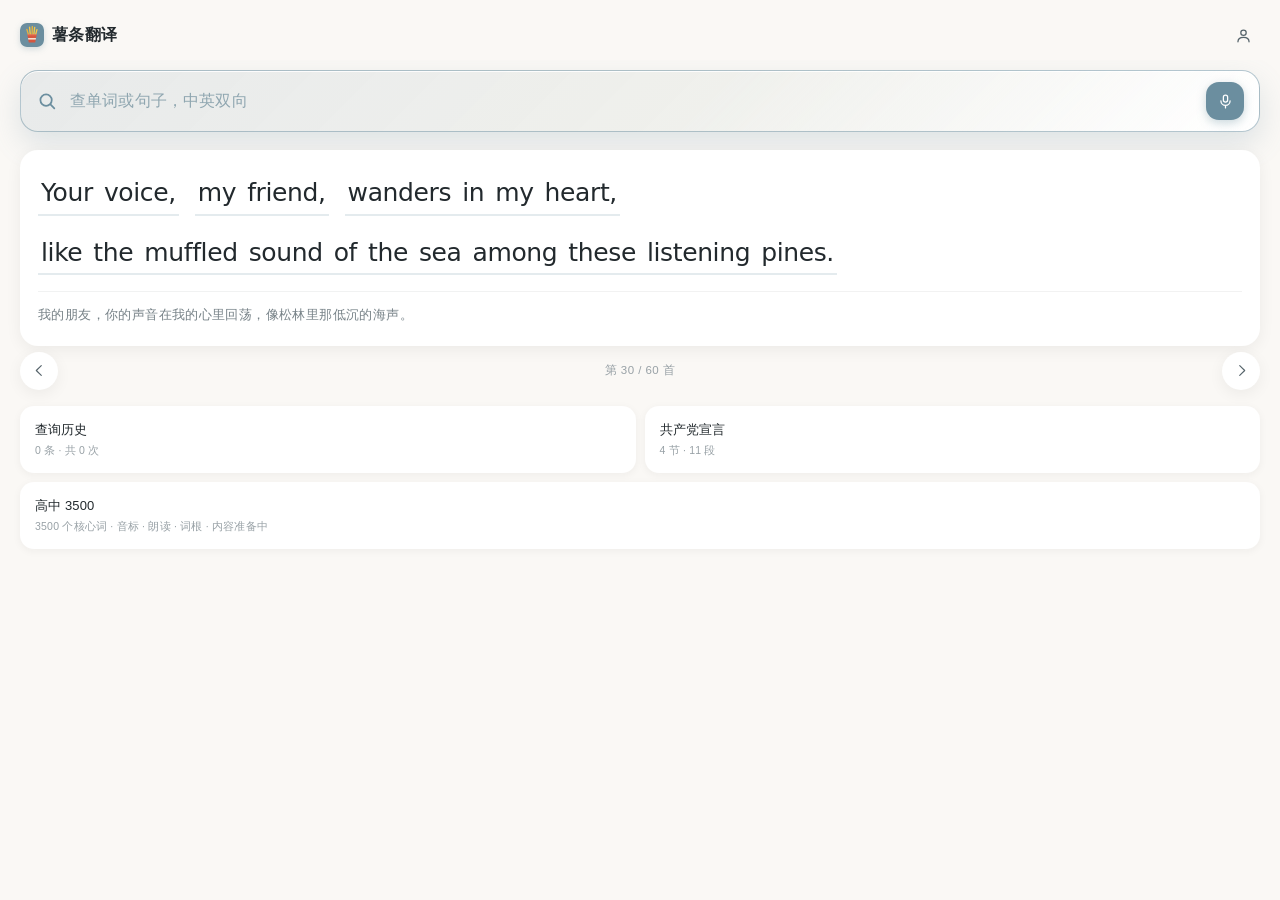
<file: index.html>
<!doctype html>
<html lang="zh-CN">
<head>
<meta charset="utf-8" />
<meta name="viewport" content="width=device-width, initial-scale=1, viewport-fit=cover" />
<meta name="theme-color" content="#FAF8F5" />
<!-- 版本号与更新地址：构建时由 tools/pack.mjs 依据 version.json 注入 -->
<meta name="app-version" content="1.2.0" />
<meta name="update-base" content="https://chipssea.github.io/shutiao-translate/" />
<meta name="description" content="薯条翻译 · 一眼看懂每个词在当前语境里的意思" />
<title>薯条翻译</title>

<!-- PWA / 添加到主屏幕 -->
<link rel="manifest" href="manifest.json" />
<link rel="icon" href="icons/icon-192.png" sizes="192x192" />
<link rel="apple-touch-icon" href="icons/apple-touch-icon.png" />
<meta name="apple-mobile-web-app-capable" content="yes" />
<meta name="mobile-web-app-capable" content="yes" />
<meta name="apple-mobile-web-app-status-bar-style" content="default" />
<meta name="apple-mobile-web-app-title" content="薯条翻译" />
<meta name="format-detection" content="telephone=no" />

<link rel="stylesheet" href="styles.css" />
</head>
<body>
  <div class="stage">
    <div class="phone" id="phone">

      <header class="pbar">
        <div class="brand">
          <span class="mark"><img src="icons/icon-192.png" alt="" width="24" height="24" /></span>
          <b>薯条翻译</b>
        </div>
        <div class="pbar-actions">
          <button class="icon-btn user" id="userBtn" data-act="go" data-tab="me" aria-label="我的">
            <svg viewBox="0 0 24 24" aria-hidden="true"><circle cx="12" cy="8.5" r="3.4"/><path d="M5 20c0-3.6 3.1-5.6 7-5.6s7 2 7 5.6"/></svg>
          </button>
        </div>
      </header>

      <main class="view" id="view">
        <div class="boot" id="boot">
          <span class="boot-dot"></span>
          <span>载入词库…</span>
        </div>
      </main>

      <div class="scrim" id="scrim"></div>
      <section class="sheet" id="sheet" role="dialog" aria-modal="true"></section>
      <div class="toast" id="toast"></div>
      <div class="voice" id="voice" aria-hidden="true">
        <div class="voice-card">
          <div class="bars"><i></i><i></i><i></i><i></i><i></i></div>
          <p class="voice-title">正在聆听…</p>
          <p class="voice-hint">中文、英文都可以</p>
        </div>
      </div>

    </div>
    <p class="stage-note">薯条翻译 · 语境直觉英语 · 高保真原型</p>
  </div>

  <script defer src="lexicon.js"></script>
  <script defer src="examples.js"></script>
  <script defer src="corpus.js"></script>
  <script defer src="roots.js"></script>
  <script defer src="phonetics.js"></script>
  <script defer src="data.js"></script>
  <script defer src="app.js"></script>
  <script>
    // 注册 Service Worker（离线可用、可安装）；file:// 下静默跳过
    // 更新策略：静默自动 —— 新版本下载好后自动接管，页面自己刷一次，不打扰用户
    if ('serviceWorker' in navigator && location.protocol.startsWith('http')) {
      let hadController = !!navigator.serviceWorker.controller;
      navigator.serviceWorker.addEventListener('controllerchange', () => {
        if (!hadController) { hadController = true; return; }   // 首次安装不算更新
        if (window.__updatingReload) return;
        window.__updatingReload = true;
        location.reload();
      });
      window.addEventListener('load', () => {
        navigator.serviceWorker.register('sw.js').then((reg) => {
          reg.addEventListener('updatefound', () => {
            const sw = reg.installing;
            if (!sw) return;
            sw.addEventListener('statechange', () => {
              if (sw.state === 'installed' && navigator.serviceWorker.controller) sw.postMessage({ type: 'SKIP_WAITING' });
            });
          });
          // 每次回到前台顺手检查一次新版本
          document.addEventListener('visibilitychange', () => {
            if (document.visibilityState === 'visible') reg.update().catch(() => {});
          });
        }).catch(() => {});
      });
    }
  </script>
</body>
</html>
</file>
<file: styles.css>
/* ============================================================
   chips / 薯条翻译 · Design tokens & layout
   主色 雾霾蓝 #6B8E9F / 辅色 灰绿 #7A9B8E / 底色 暖白 #FAF8F5
   ============================================================ */
:root{
  --bg:#FAF8F5;
  --stage:#EBE6DE;
  --ink:#22292D;
  --ink2:#55636A;
  --muted:#98A1A6;
  --gloss:#8E9699;
  --primary:#6B8E9F;
  --primary-d:#557684;
  --primary-10:rgba(107,142,159,.10);
  --primary-18:rgba(107,142,159,.18);
  --accent:#7A9B8E;
  --card:#FFFFFF;
  --hair:rgba(34,41,45,.075);
  --shadow:0 4px 16px rgba(0,0,0,.06);
  --shadow-lg:0 12px 34px rgba(34,41,45,.12);
  --en:"Inter","SF Pro Text",-apple-system,BlinkMacSystemFont,"Segoe UI",system-ui,"Helvetica Neue",Arial,sans-serif;
  --han:"Source Han Sans SC","Noto Sans SC","PingFang SC","HarmonyOS Sans SC","Microsoft YaHei","Hiragino Sans GB",sans-serif;
  --r-s:10px; --r-m:14px; --r-l:18px;
  --spring:cubic-bezier(.22,1.16,.36,1);
}

*{box-sizing:border-box;-webkit-tap-highlight-color:transparent}
html,body{height:100%}
body{
  margin:0;
  font-family:var(--en);
  color:var(--ink);
  background:
    radial-gradient(120% 80% at 50% 0%, #F4F1EA 0%, var(--stage) 58%, #E4DFD6 100%);
  display:grid;place-items:center;
  -webkit-font-smoothing:antialiased;
  text-rendering:optimizeLegibility;
  overscroll-behavior:none;
  -webkit-text-size-adjust:100%;
  text-size-adjust:100%;
}
button{font:inherit;color:inherit;background:none;border:0;padding:0;cursor:pointer;touch-action:manipulation}
svg{width:100%;height:100%;fill:none;stroke:currentColor;stroke-width:1.6;stroke-linecap:round;stroke-linejoin:round}

/* ---------------- stage / phone ---------------- */
.stage{display:grid;place-items:center;gap:14px;padding:24px}
.stage-note{margin:0;font-size:11px;letter-spacing:.04em;color:#A8A199;font-family:var(--han)}

.phone{
  position:relative;
  width:390px;height:844px;
  background:var(--bg);
  border-radius:30px;
  overflow:hidden;
  display:flex;flex-direction:column;
  box-shadow:0 26px 70px rgba(34,41,45,.18), 0 2px 0 rgba(255,255,255,.7) inset;
  isolation:isolate;
}
@media (max-width:520px), (max-height:900px){
  .stage{padding:0}
  .phone{width:100vw;height:100vh;height:100dvh;max-height:100dvh;border-radius:0;box-shadow:none}
  .stage-note{display:none}
}

/* ---------- 真机全屏（PWA / WebView）：刘海与安全区 ---------- */
@media (display-mode:standalone), (display-mode:fullscreen), (display-mode:minimal-ui){
  .phone{width:100vw;height:100vh;height:100dvh;max-height:100dvh;border-radius:0;box-shadow:none;background:var(--bg)}
  body{background:var(--bg)}
  .stage{padding:0}
  .stage-note{display:none}
}

/* ---------------- top bar ---------------- */
.pbar{
  flex:0 0 auto;
  display:flex;align-items:center;justify-content:space-between;
  padding:18px 20px 8px;
}
.brand{display:flex;align-items:center;gap:8px}
.brand .mark{
  display:inline-grid;place-items:center;
  width:24px;height:24px;border-radius:7px;
  overflow:hidden;background:none;
  box-shadow:0 2px 6px rgba(107,142,159,.28);
}
.brand .mark img{width:100%;height:100%;display:block}
.brand b{font-family:var(--han);font-size:15.5px;font-weight:600;letter-spacing:.02em}
.brand i{font-family:var(--han);font-style:normal;font-size:11px;color:var(--muted);letter-spacing:.08em}
.pbar-actions{display:flex;gap:4px}
.icon-btn{
  width:34px;height:34px;border-radius:11px;
  display:grid;place-items:center;color:var(--ink2);
  transition:background .18s ease, color .18s ease, transform .18s var(--spring);
}
.icon-btn svg{width:19px;height:19px}
.icon-btn:hover{background:rgba(34,41,45,.045)}
.icon-btn:active{transform:scale(.92)}
.icon-btn.on{color:var(--primary);background:var(--primary-10)}
/* 右上角用户按钮：按下 / 停留在"我的"时给深色反馈 */
.icon-btn.user:active,
.icon-btn.user.on{background:var(--ink);color:#fff;transform:scale(.94)}
.icon-btn.user:active svg,
.icon-btn.user.on svg{stroke-width:1.9}

/* ---------------- view ---------------- */
.view{
  flex:1 1 auto;
  overflow-y:auto;overflow-x:hidden;
  padding:6px 20px 44px;
  scrollbar-width:none;
  overscroll-behavior:contain;
}
.view::-webkit-scrollbar{display:none}
.view > *{animation:rise .34s var(--spring) both}
@keyframes rise{from{opacity:0;transform:translateY(8px)}to{opacity:1;transform:none}}

.card{
  background:var(--card);
  border-radius:var(--r-l);
  box-shadow:var(--shadow);
  padding:20px 18px;
}

/* ---------------- sentence (interlinear) ---------------- */
.sentence{margin:6px 0 2px;user-select:none;-webkit-user-select:none}
.line{
  display:flex;flex-wrap:wrap;
  align-items:flex-end;
  column-gap:11px;row-gap:16px;
}
.word{
  display:inline-flex;flex-direction:column;align-items:center;
  gap:4px;
  padding:2px 1px 0;
  border-radius:8px;
  transition:transform .16s var(--spring), background .2s ease;
  touch-action:manipulation;
}
.word .en{
  font-size:25px;line-height:1.22;font-weight:500;
  letter-spacing:-.015em;
  color:var(--ink);
  white-space:nowrap;
}
.word .gloss{
  font-family:var(--han);
  font-size:11.5px;line-height:1.25;font-weight:300;
  color:var(--gloss);
  letter-spacing:.03em;
  white-space:nowrap;
  min-height:14px;
  display:inline-flex;align-items:center;gap:4px;
  transition:color .3s ease, opacity .3s ease;
}
.word:active{transform:scale(.95)}
.word:hover .en{color:var(--primary-d)}
.word.in-phrase .en{
  border-bottom:2px solid var(--primary-18);
  padding-bottom:1px;
}
.word.in-phrase.flash .en{animation:phflash 1.1s ease}
@keyframes phflash{0%,100%{border-bottom-color:var(--primary-18)}30%{border-bottom-color:var(--primary)}}

/* 掌握进度圆点 */
.dots{display:inline-flex;gap:2px;transform:translateY(-1px)}
.dots i{width:3px;height:3px;border-radius:50%;background:var(--primary);opacity:.22;transition:opacity .3s ease}
.dots i.on{opacity:.85}

/* 释义升级三态 */
.word .gloss[data-lv="1"]{color:var(--primary);opacity:.9;letter-spacing:.01em;font-family:var(--en);font-size:10.5px}
.word .gloss[data-lv="2"]{opacity:0}

/* 鐩茬偣妯″紡 */
.phone.blind .word .gloss{opacity:0}
.phone.blind .word .gloss.peek{opacity:1}

/* 意群模式（永久开启的每日一句）：按语块分组，块内单词仍是可点按钮 */
.line.is-chunked{column-gap:16px;row-gap:20px;align-items:flex-start}
.line.is-chunked .chunk{
  display:inline-flex;flex-wrap:wrap;max-width:100%;
  align-items:flex-end;gap:9px;row-gap:2px;
  padding:0 2px 5px;
  border-bottom:2px solid var(--primary-18);
}
.line.is-chunked .chunk .punct{
  font-size:25px;line-height:1.22;font-weight:500;color:var(--ink);letter-spacing:-.015em;
  white-space:nowrap;transform:translateY(-1px);
}
/* 盲点模式（永久开启）：中文注不占位，只留英文 */
.sentence.is-blind .word .gloss{display:none}

/* ---------------- learn layout ---------------- */
.day-top{display:flex;align-items:center;justify-content:space-between;margin-bottom:10px}
.eyebrow{
  font-family:var(--han);font-size:11px;letter-spacing:.1em;color:var(--muted);text-transform:uppercase;
}
.badge-lv{
  font-size:10.5px;letter-spacing:.05em;
  padding:3px 7px;border-radius:6px;
  background:var(--primary-10);color:var(--primary-d);
}
.day-meta{
  display:flex;align-items:center;gap:8px;
  margin-top:16px;padding-top:13px;border-top:1px solid var(--hair);
  font-family:var(--han);font-size:11.5px;color:var(--muted);
}
.day-meta b{color:var(--ink2);font-weight:500}
.hint{
  font-family:var(--han);font-size:11px;color:#B4B8B8;letter-spacing:.02em;
  margin:12px 2px 0;display:flex;align-items:center;gap:6px;
}
.hint .k{display:inline-block;width:3px;height:3px;border-radius:50%;background:#D3D5D4}

.toolrow{display:flex;flex-wrap:wrap;gap:6px;margin-top:14px}
.chip-tool{
  font-family:var(--han);font-size:11.5px;color:var(--ink2);
  padding:6px 11px;border-radius:20px;
  border:1px solid var(--hair);background:#fff;
  transition:.18s ease;
}
.chip-tool:hover{border-color:var(--primary-18);color:var(--primary-d)}
.chip-tool.on{background:var(--primary);border-color:var(--primary);color:#fff}

.navrow{display:flex;align-items:center;justify-content:space-between;margin-top:6px}
.nav-btn{
  width:38px;height:38px;border-radius:50%;display:grid;place-items:center;
  background:#fff;box-shadow:var(--shadow);color:var(--ink2);
  transition:transform .18s var(--spring),color .18s ease;
}
.nav-btn svg{width:17px;height:17px}
.nav-btn:active{transform:scale(.9)}
.nav-btn[disabled]{opacity:.35}
.steps{display:flex;gap:5px}
.steps i{width:5px;height:5px;border-radius:50%;background:#DADCDB;transition:.25s ease}
.steps i.on{background:var(--primary);width:14px;border-radius:3px}

.zh-line{
  font-family:var(--han);font-size:12.5px;color:var(--muted);font-weight:300;
  letter-spacing:.03em;text-align:center;line-height:1.6;
  margin-top:4px;
  max-height:0;opacity:0;overflow:hidden;
  transition:max-height .3s ease,opacity .3s ease,margin .3s ease;
}
.zh-line.show{max-height:60px;opacity:1;margin-top:6px}
/* 每日一句：翻译直接落在原「本句多义词」的位置 */
.card .zh-line.show{
  border-top:1px solid var(--hair);
  margin-top:16px;padding-top:13px;
  text-align:left;font-size:13px;color:var(--ink2);opacity:.8;
}

/* 图例 / 说明块 */
.legend{
  margin-top:16px;padding:14px 16px;border-radius:var(--r-m);
  background:rgba(255,255,255,.6);border:1px dashed var(--hair);
  font-family:var(--han);font-size:11.5px;color:var(--muted);line-height:1.85;
}
.legend b{color:var(--ink2);font-weight:500}
.legend .up{display:flex;align-items:center;gap:6px;flex-wrap:wrap;margin-top:2px}
.legend .arr{color:#CFD3D2}

/* 词库 / 素材入口卡 */
.entries{display:grid;grid-template-columns:1fr 1fr;gap:9px;margin-top:16px}
.entry-card{
  text-align:left;padding:14px;border-radius:var(--r-m);
  background:#fff;box-shadow:0 2px 9px rgba(34,41,45,.05);
  border:1px solid transparent;
  transition:transform .16s var(--spring),border-color .2s ease,box-shadow .2s ease;
}
.entry-card b{display:block;font-family:var(--han);font-size:13px;font-weight:500;letter-spacing:.01em}
.entry-card span{display:block;font-family:var(--han);font-size:10.5px;color:var(--muted);margin-top:5px;letter-spacing:.02em}
.entry-card:hover{border-color:var(--primary-18);box-shadow:0 4px 14px rgba(107,142,159,.14)}
.entry-card:active{transform:scale(.98)}

/* ---------------- library ---------------- */
.sect-head{display:flex;align-items:baseline;justify-content:space-between;margin:2px 2px 10px}
.sect-head h3{margin:0;font-family:var(--han);font-size:13px;font-weight:500;letter-spacing:.02em}
.sect-head span{font-family:var(--han);font-size:11px;color:var(--muted)}
.sect-label{
  display:flex;align-items:center;justify-content:space-between;
  font-family:var(--han);font-size:11.5px;color:var(--muted);letter-spacing:.04em;
  margin:20px 2px 9px;
}
.sect-label em{font-style:normal;font-size:10.5px;color:#C2C6C5}

.lib-row{
  display:flex;align-items:center;gap:12px;
  padding:13px 14px;border-radius:var(--r-m);
  background:#fff;box-shadow:0 2px 8px rgba(34,41,45,.045);
  margin-bottom:8px;width:100%;text-align:left;
  transition:transform .16s var(--spring),box-shadow .2s ease;
}
.lib-row:active{transform:scale(.985)}
.lib-row .lw{flex:0 0 auto;min-width:82px;font-size:17px;font-weight:500;letter-spacing:-.01em}
.lib-row .lg{
  flex:1 1 auto;font-family:var(--han);font-size:11.5px;font-weight:300;color:var(--muted);
  letter-spacing:.03em;display:flex;align-items:center;gap:5px;
}
.lib-row .lm{flex:0 0 auto;font-family:var(--han);font-size:10.5px;color:#C2C6C5}
.lib-row.lv1 .lg{color:var(--primary);opacity:.9}
.lib-row.lv2 .lg{opacity:.35}
/* 查询历史行：长查询省略而不是换行 */
.lib-row.hist .lw{
  flex:1 1 auto;min-width:0;font-size:15px;font-weight:500;
  overflow:hidden;text-overflow:ellipsis;white-space:nowrap;
}
.lib-row.hist .lg{flex:0 0 auto;order:2;justify-content:flex-end}
.lib-row.hist .lm{order:3;min-width:34px;text-align:right}

/* ---------------- article ---------------- */
.art-card{
  display:block;width:100%;text-align:left;
  padding:18px;border-radius:var(--r-l);background:#fff;box-shadow:var(--shadow);
  margin-bottom:10px;position:relative;overflow:hidden;
  transition:transform .16s var(--spring);
}
.art-card:active{transform:scale(.99)}
.art-card .at{font-family:var(--han);font-size:15px;font-weight:500;letter-spacing:.01em}
.art-card .ae{font-size:11.5px;color:var(--muted);margin-top:2px;letter-spacing:.01em}
.art-card .ad{font-family:var(--han);font-size:11.5px;color:var(--ink2);opacity:.8;margin-top:9px;line-height:1.6}
.art-card .lv{position:absolute;top:16px;right:16px;font-size:10px;letter-spacing:.05em;color:var(--primary-d);background:var(--primary-10);padding:3px 7px;border-radius:6px}
.art-card[disabled]{opacity:.55}
.back-link{
  display:inline-flex;align-items:center;gap:5px;
  font-family:var(--han);font-size:12px;color:var(--muted);margin-bottom:14px;
}
.back-link svg{width:13px;height:13px}
.art-title{font-family:var(--han);font-size:20px;font-weight:500;margin:0 0 3px}
.art-sub{font-size:12px;color:var(--muted);margin-bottom:18px}
.art-block{margin-bottom:14px;padding-bottom:6px}

/* ---------------- 首屏大搜索框 ---------------- */
.sbox{
  display:flex;align-items:center;gap:12px;
  width:100%;text-align:left;
  padding:0 15px;height:62px;
  border-radius:18px;
  border:1.75px solid rgba(107,142,159,.5);
  background:linear-gradient(135deg,rgba(107,142,159,.12),rgba(122,155,142,.08) 55%,#fff 100%);
  box-shadow:0 12px 30px rgba(107,142,159,.20), 0 1px 0 rgba(255,255,255,.85) inset;
  transition:border-color .2s ease,box-shadow .2s ease,transform .16s var(--spring);
}
.sbox:focus-within,
.sbox:hover{border-color:var(--primary);box-shadow:0 14px 34px rgba(107,142,159,.28), 0 0 0 4px rgba(107,142,159,.09)}
.sbox:active{transform:scale(.995)}
.sbox > svg{width:22px;height:22px;color:var(--primary);flex:0 0 auto;stroke-width:1.9}
.sbox input{
  flex:1 1 auto;border:0;outline:0;background:none;
  font-size:20px;letter-spacing:-.015em;color:var(--ink);
  min-width:0;
}
.sbox input::placeholder{color:#8FA6B0;letter-spacing:-.005em}
.sbox .ph{
  flex:1 1 auto;font-family:var(--han);font-size:16px;color:#8FA6B0;letter-spacing:.01em;
}
.sbox .mic{
  width:38px;height:38px;border-radius:13px;display:grid;place-items:center;
  color:#fff;background:var(--primary);flex:0 0 auto;
  box-shadow:0 3px 10px rgba(107,142,159,.35);
  transition:transform .16s var(--spring),background .2s ease;
}
.sbox .mic svg{width:17px;height:17px;color:#fff;stroke-width:1.8}
.sbox .mic:active{transform:scale(.92)}
.sbox .clr{width:24px;height:24px;border-radius:50%;display:grid;place-items:center;color:#93A6AE;flex:0 0 auto}
.sbox .clr svg{width:12px;height:12px}
.sbox-wrap{margin:4px 0 18px}

.lang-hint{
  display:flex;align-items:center;gap:6px;
  font-family:var(--han);font-size:11px;color:var(--muted);
  margin:9px 2px 0;
}
.lang-hint b{font-weight:500;color:var(--primary-d)}
.lang-hint .rec{width:5px;height:5px;border-radius:50%;background:var(--accent)}

.chips{display:flex;flex-wrap:wrap;gap:7px}
.chip{
  font-family:var(--han);font-size:12px;color:var(--ink2);
  padding:7px 12px;border-radius:20px;background:#fff;box-shadow:0 1px 5px rgba(34,41,45,.05);
  transition:transform .16s var(--spring),color .2s ease;
}
.chip:active{transform:scale(.94)}
.chip.hot{color:var(--primary-d);background:var(--primary-10);box-shadow:none}
.chip .n{font-size:10px;color:#BFC3C2;margin-left:4px}

.res-main{padding:2px 2px 0}
.res-word{font-size:32px;font-weight:600;letter-spacing:-.03em;line-height:1.15}
.res-word small{font-size:12px;font-weight:400;color:var(--muted);letter-spacing:0;margin-left:8px}
.res-top{
  margin-top:8px;display:flex;align-items:center;gap:8px;flex-wrap:wrap;
  font-family:var(--han);font-size:19px;font-weight:400;letter-spacing:.02em;
}
.res-top .tag{font-size:10px;letter-spacing:.03em;padding:3px 7px;border-radius:6px;background:var(--primary-10);color:var(--primary-d);font-family:var(--han)}

.cn-item{
  padding:15px 16px;border-radius:var(--r-m);background:#fff;box-shadow:0 2px 9px rgba(34,41,45,.05);
  margin-bottom:9px;width:100%;text-align:left;
}
.cn-item .top{display:flex;align-items:center;gap:8px;flex-wrap:wrap}
.cn-item .en{font-size:20px;font-weight:600;letter-spacing:-.02em}
.tag-reg{font-family:var(--han);font-size:10px;padding:2px 7px;border-radius:5px;letter-spacing:.03em}
.tag-reg.oral{background:rgba(122,155,142,.14);color:#5C7D70}
.tag-reg.written{background:rgba(107,142,159,.14);color:var(--primary-d)}
.tag-reg.slang{background:rgba(196,148,88,.14);color:#A3763C}
.tag-reg.common{background:rgba(34,41,45,.06);color:var(--ink2)}
.cn-item .note{font-family:var(--han);font-size:11.5px;color:var(--ink2);opacity:.85;margin-top:7px;line-height:1.6}
.cn-item .ex{margin-top:8px;padding-left:10px;border-left:2px solid var(--primary-18)}
.cn-item .ex .e{font-size:12.5px;color:var(--ink2);letter-spacing:.005em}
.cn-item .ex .z{font-family:var(--han);font-size:11px;color:var(--muted);font-weight:300;margin-top:2px}

.empty{
  text-align:center;padding:44px 10px;font-family:var(--han);font-size:12.5px;color:var(--muted);line-height:1.9;
}
.empty b{display:block;font-size:14px;color:var(--ink2);margin-bottom:4px;font-weight:500}

/* ---------------- me ---------------- */
.me-head{display:flex;align-items:center;gap:13px;padding:4px 2px 0}
.avatar{
  width:52px;height:52px;border-radius:18px;display:grid;place-items:center;
  background:linear-gradient(150deg,var(--primary),var(--accent));color:#fff;
  font-size:19px;font-weight:600;letter-spacing:-.02em;
  box-shadow:0 8px 20px rgba(107,142,159,.28);
}
.me-name{font-family:var(--han);font-size:15px;font-weight:500}
.me-sub{font-family:var(--han);font-size:11px;color:var(--muted);margin-top:3px;display:flex;align-items:center;gap:5px}
.me-sub .rec{width:5px;height:5px;border-radius:50%;background:var(--accent)}

.stats{display:grid;grid-template-columns:1fr 1fr;gap:9px;margin-top:18px}
.stats.one{grid-template-columns:1fr}
.stat{
  background:#fff;border-radius:var(--r-m);padding:14px 15px;box-shadow:0 2px 9px rgba(34,41,45,.045);
}
.stat .v{font-size:23px;font-weight:600;letter-spacing:-.02em;line-height:1.1}
.stat .v i{font-style:normal;font-size:11px;font-weight:400;color:var(--muted);margin-left:3px;letter-spacing:0}
.stat .k{font-family:var(--han);font-size:11px;color:var(--muted);margin-top:5px;letter-spacing:.03em}

.rows{background:#fff;border-radius:var(--r-m);box-shadow:0 2px 9px rgba(34,41,45,.045);overflow:hidden}
.row{
  display:flex;align-items:center;gap:12px;padding:14px 15px;width:100%;text-align:left;
  border-bottom:1px solid var(--hair);
}
.row:last-child{border-bottom:0}
.row .rk{flex:1 1 auto}
.row .rk b{display:block;font-family:var(--han);font-size:13px;font-weight:400}
.row .rk span{display:block;font-family:var(--han);font-size:10.5px;color:var(--muted);margin-top:3px;letter-spacing:.02em}
/* 版本行：已是最新 / 有新版本可更新 */
.row-ok{flex:0 0 auto;font-family:var(--han);font-size:10.5px;color:#B4B8B8;letter-spacing:.02em}
.row-act{
  flex:0 0 auto;font-family:var(--han);font-size:11.5px;
  color:var(--primary-d);background:var(--primary-10);
  padding:6px 11px;border-radius:20px;letter-spacing:.02em;
  white-space:nowrap;text-decoration:none;
  transition:transform .16s var(--spring),background .2s ease;
}
.row-act:active{transform:scale(.95);background:var(--primary-18)}
.sw{
  flex:0 0 auto;width:40px;height:23px;border-radius:12px;background:#E2E1DD;position:relative;
  transition:background .24s ease;
}
.sw::after{
  content:"";position:absolute;top:2.5px;left:2.5px;width:18px;height:18px;border-radius:50%;background:#fff;
  box-shadow:0 1px 3px rgba(34,41,45,.22);
  transition:transform .26s var(--spring);
}
.sw.on{background:var(--primary)}
.sw.on::after{transform:translateX(17px)}
.ghost-btn{
  width:100%;margin-top:14px;padding:13px;border-radius:var(--r-m);
  font-family:var(--han);font-size:12.5px;color:var(--muted);
  border:1px solid var(--hair);background:rgba(255,255,255,.55);
}
.ghost-btn:active{background:#fff}

/* Widget 棰勮 */
.widget{
  padding:16px 17px;border-radius:18px;
  background:linear-gradient(150deg,#5F8394 0%,#6B8E9F 58%,#7A9B8E 100%);
  color:#fff;box-shadow:0 10px 24px rgba(107,142,159,.26);
}
.widget .w-en{font-size:15px;line-height:1.45;letter-spacing:-.01em;font-weight:500}
.widget .w-zh{font-family:var(--han);font-size:10.5px;opacity:.78;margin-top:6px;letter-spacing:.05em}
.widget .w-hint{font-family:var(--han);font-size:10px;opacity:.62;margin-top:11px;letter-spacing:.03em}

/* ---------------- tabbar ---------------- */
.tabbar{
  position:absolute;left:0;right:0;bottom:0;
  height:72px;padding:8px 34px 14px;
  display:flex;justify-content:space-between;
  background:linear-gradient(to top,rgba(250,248,245,.98) 55%,rgba(250,248,245,.72));
  backdrop-filter:blur(14px);
  border-top:1px solid rgba(34,41,45,.05);
}
.tab{display:flex;flex-direction:column;align-items:center;gap:4px;color:#AFB4B3;transition:color .2s ease;width:56px}
.tab svg{width:21px;height:21px}
.tab span{font-family:var(--han);font-size:10px;letter-spacing:.06em}
.tab.on{color:var(--primary-d)}
.tab.on svg{stroke-width:1.9}

/* ---------------- scrim / sheet ---------------- */
.scrim{
  position:absolute;inset:0;background:rgba(28,33,36,.28);
  opacity:0;pointer-events:none;transition:opacity .3s ease;z-index:20;
  backdrop-filter:blur(1.5px);
}
.scrim.on{opacity:1;pointer-events:auto}

.sheet{
  position:absolute;left:0;right:0;bottom:0;z-index:21;
  max-height:82%;
  background:var(--bg);
  border-radius:22px 22px 0 0;
  box-shadow:0 -12px 40px rgba(34,41,45,.16);
  transform:translateY(102%);
  transition:transform .36s var(--spring);
  display:flex;flex-direction:column;
  will-change:transform;
}
.sheet.on{transform:translateY(0)}
.sheet-grab{flex:0 0 auto;padding:9px 0 4px;display:grid;place-items:center}
.sheet-grab i{width:36px;height:4px;border-radius:3px;background:#DDDAD3}
.sheet-body{flex:1 1 auto;overflow-y:auto;padding:6px 20px 26px;scrollbar-width:none}
.sheet-body::-webkit-scrollbar{display:none}

.sheet-head{display:flex;align-items:flex-start;justify-content:space-between;gap:10px}
.sh-word{font-size:27px;font-weight:600;letter-spacing:-.025em;line-height:1.15}
.sh-word .phon{font-size:12px;font-weight:400;color:var(--muted);letter-spacing:0;margin-left:7px}
.sh-sub{font-family:var(--han);font-size:11px;color:var(--muted);margin-top:5px;letter-spacing:.02em}
.sh-close{width:28px;height:28px;border-radius:50%;display:grid;place-items:center;background:rgba(34,41,45,.055);color:var(--ink2);flex:0 0 auto}
.sh-close svg{width:13px;height:13px}
.sh-tags{display:flex;flex-wrap:wrap;gap:5px;margin-top:7px}
.sh-tag{
  font-family:var(--han);font-size:9.5px;letter-spacing:.03em;
  padding:2.5px 7px;border-radius:5px;
  background:rgba(34,41,45,.05);color:var(--ink2);opacity:.9;
}
.sh-tag.star{background:rgba(107,142,159,.12);color:var(--primary-d)}
.sh-tag.cur{background:rgba(122,155,142,.16);color:#5C7D70}

.lib-more{
  font-family:var(--han);font-size:10.5px;color:#B4B8B8;text-align:center;
  line-height:1.7;margin:14px 4px 0;letter-spacing:.02em;
}

.dict-note{
  font-family:var(--han);font-size:10.5px;color:#B7BBBA;text-align:center;
  line-height:1.85;margin:26px 0 0;letter-spacing:.02em;
}

.cur{
  margin-top:16px;padding:15px 16px;border-radius:var(--r-m);
  background:linear-gradient(160deg,rgba(107,142,159,.11),rgba(122,155,142,.07));
  border:1px solid var(--primary-18);
  position:relative;overflow:hidden;
}
.cur .cur-tag{
  font-family:var(--han);font-size:10.5px;letter-spacing:.09em;color:var(--primary-d);opacity:.9;
}
.cur .cur-zh{
  font-family:var(--han);font-size:20px;font-weight:400;letter-spacing:.02em;margin-top:6px;
}
.cur .cur-en{font-size:12px;color:var(--primary-d);opacity:.8;margin-top:3px;letter-spacing:.01em}
.cur .cur-meta{display:flex;align-items:center;gap:7px;margin-top:10px;font-family:var(--han);font-size:10.5px;color:var(--ink2);opacity:.72}
.mbar{height:3px;border-radius:2px;background:rgba(34,41,45,.09);margin-top:9px;overflow:hidden}
.mbar i{display:block;height:100%;border-radius:2px;background:var(--primary);transition:width .45s var(--spring),background .3s ease}
.mbar.full i{background:var(--accent)}
.mhint{font-family:var(--han);font-size:10.5px;color:var(--muted);margin-top:7px;line-height:1.5}

.senses{
  display:flex;gap:11px;overflow-x:auto;
  margin:0 -20px;padding:2px 20px 8px;
  scroll-snap-type:x proximity;scrollbar-width:none;
}
.senses::-webkit-scrollbar{display:none}
.sense-card{
  flex:0 0 auto;width:204px;scroll-snap-align:start;
  text-align:left;
  padding:11px 12px 12px;border-radius:12px;
  background:#fff;box-shadow:0 1px 6px rgba(34,41,45,.05);
  border:1px solid transparent;
  transition:transform .16s var(--spring),border-color .2s ease;
}
.sense-card:active{transform:scale(.98)}
.sense-card.is-current{border-color:var(--primary-18);background:linear-gradient(170deg,#fff,rgba(107,142,159,.045))}
.sc-top{display:flex;align-items:center;justify-content:space-between;margin-bottom:6px}
.sc-no{font-size:10px;letter-spacing:.09em;color:#C2C6C5}
/* 义项标签：词性，小而克制 */
.sc-pos{
  font-family:var(--en);font-size:9.5px;font-weight:500;letter-spacing:.02em;
  color:var(--primary);background:transparent;border:1px solid var(--primary-18);
  padding:1px 5px;border-radius:4px;
}
.sc-cur{font-family:var(--han);font-size:9px;letter-spacing:.03em;color:var(--primary-d);background:var(--primary-10);padding:1px 5px;border-radius:4px}
.sc-zh{font-family:var(--han);font-size:14.5px;letter-spacing:.01em}
.sc-en{font-size:10px;color:var(--primary);opacity:.85;margin-top:2px;letter-spacing:.01em}
.sc-ex{margin-top:7px;padding-top:7px;border-top:1px solid var(--hair)}
.sc-ex .e{font-size:11px;color:var(--ink2);line-height:1.4;letter-spacing:.005em}
.sc-ex .z{font-family:var(--han);font-size:9.5px;color:var(--muted);font-weight:300;margin-top:2px}

/* 造句 */
.ex-list{display:flex;flex-direction:column;gap:9px}
.ex-row{
  background:#fff;border-radius:var(--r-m);padding:13px 15px;
  box-shadow:0 2px 9px rgba(34,41,45,.05);
  border-left:2.5px solid var(--primary-18);
}
.ex-row .e{font-size:15px;line-height:1.5;letter-spacing:-.005em;color:var(--ink)}
.ex-row .z{font-family:var(--han);font-size:12px;color:var(--ink2);opacity:.8;margin-top:5px;letter-spacing:.02em}
.ex-pos{
  font-family:var(--en);font-size:10.5px;color:var(--primary-d);
  background:var(--primary-10);border-radius:5px;padding:1px 6px;margin-right:7px;
}

/* 句数计数 / 素材副标题 */
.steps-num{font-family:var(--han);font-size:11.5px;color:var(--muted);letter-spacing:.04em}
.mf-sub{font-family:var(--han);font-size:11px;color:var(--muted);margin:-4px 2px 14px;letter-spacing:.02em}
.sc-zh{font-family:var(--han);font-size:16px;letter-spacing:.01em}
.sc-en{font-size:11px;color:var(--primary);opacity:.85;margin-top:4px;letter-spacing:.01em}
.sc-ex{margin-top:10px;padding-top:9px;border-top:1px solid var(--hair)}
.sc-ex .e{font-size:12px;color:var(--ink2);line-height:1.45;letter-spacing:.005em}
.sc-ex .z{font-family:var(--han);font-size:10.5px;color:var(--muted);font-weight:300;margin-top:3px}
.fq{display:inline-flex;gap:2.5px;align-items:center;transform:translateY(-.5px)}
.fq i{width:4px;height:4px;border-radius:50%;background:var(--primary);opacity:.18}
.fq i.on{opacity:.8}

.phrase{
  margin-top:14px;padding:14px 15px;border-radius:var(--r-m);
  background:#fff;box-shadow:0 2px 10px rgba(34,41,45,.055);width:100%;text-align:left;
}
.ph-head{display:flex;align-items:center;justify-content:space-between}
.ph-title{font-size:15px;font-weight:600;letter-spacing:-.01em}
.ph-title small{font-family:var(--han);font-size:10px;color:var(--muted);font-weight:400;margin-left:6px;letter-spacing:.04em}
.ph-arrow{color:var(--primary);font-size:11px;font-family:var(--han)}
.ph-note{font-family:var(--han);font-size:11px;color:var(--ink2);opacity:.85;line-height:1.75;margin-top:8px}
.ph-list{margin-top:9px;display:flex;flex-direction:column;gap:7px}
.ph-item{display:flex;flex-direction:column;gap:2px;padding-left:9px;border-left:2px solid rgba(107,142,159,.2)}
.ph-item b{font-family:var(--han);font-size:12px;font-weight:400;color:var(--ink)}
.ph-item span{font-size:11px;color:var(--muted);letter-spacing:.005em}

.tl{display:flex;gap:0;overflow-x:auto;margin:0 -20px;padding:2px 20px 6px;scrollbar-width:none}
.tl::-webkit-scrollbar{display:none}
.tl-item{flex:0 0 auto;width:126px;padding-right:14px;position:relative}
.tl-item::before{content:"";position:absolute;top:5.5px;left:0;right:0;height:1px;background:var(--hair)}
.tl-dot{width:7px;height:7px;border-radius:50%;background:#fff;border:1.5px solid var(--primary);position:relative;z-index:1}
.tl-era{font-size:9.5px;letter-spacing:.05em;color:var(--primary-d);margin-top:7px;opacity:.9}
.tl-txt{font-family:var(--han);font-size:11px;color:var(--ink2);opacity:.85;line-height:1.6;margin-top:3px}

/* ---------------- toast ---------------- */
.toast{
  position:absolute;left:50%;bottom:96px;z-index:30;
  transform:translate(-50%,14px);
  padding:10px 16px;border-radius:12px;
  background:rgba(34,41,45,.92);color:#fff;
  font-family:var(--han);font-size:11.5px;letter-spacing:.02em;
  box-shadow:var(--shadow-lg);
  opacity:0;pointer-events:none;
  transition:opacity .26s ease,transform .3s var(--spring);
  max-width:78%;text-align:center;line-height:1.55;
}
.toast.on{opacity:1;transform:translate(-50%,0)}
.toast b{color:#BFD3DB;font-weight:500}

/* ---------------- voice ---------------- */
.voice{
  position:absolute;inset:0;z-index:40;display:grid;place-items:center;
  background:rgba(28,33,36,.34);backdrop-filter:blur(6px);
  opacity:0;pointer-events:none;transition:opacity .24s ease;
}
.voice.on{opacity:1;pointer-events:auto}
.voice-card{
  width:210px;padding:26px 20px;border-radius:22px;background:rgba(255,255,255,.96);
  text-align:center;box-shadow:var(--shadow-lg);
}
.bars{display:flex;align-items:flex-end;justify-content:center;gap:4px;height:34px;margin-bottom:14px}
.bars i{width:4px;border-radius:3px;background:var(--primary);animation:wave 1s ease-in-out infinite}
.bars i:nth-child(1){height:12px;animation-delay:0s}
.bars i:nth-child(2){height:24px;animation-delay:.12s}
.bars i:nth-child(3){height:34px;animation-delay:.24s}
.bars i:nth-child(4){height:20px;animation-delay:.36s}
.bars i:nth-child(5){height:14px;animation-delay:.48s}
@keyframes wave{0%,100%{transform:scaleY(.45);opacity:.55}50%{transform:scaleY(1);opacity:1}}
.voice-title{font-family:var(--han);font-size:13px;margin:0}
.voice-hint{font-family:var(--han);font-size:10.5px;color:var(--muted);margin:6px 0 0}

@media (prefers-reduced-motion:reduce){
  *{animation-duration:.001s !important;transition-duration:.001s !important}
}

/* ============================================================
   真机适配（必须放在文件末尾：同优先级下后写才生效）
   ============================================================ */
@media (max-width:520px){
  /* 顶部让开状态栏（电量/时间）：有 env 用 env，没有也至少留 26px */
  .pbar{padding-top:calc(6px + max(env(safe-area-inset-top, 0px), 26px))}
  .view{padding:6px 18px calc(28px + max(env(safe-area-inset-bottom, 0px), 8px))}
  .sheet{padding-bottom:max(env(safe-area-inset-bottom, 0px), 8px)}
  .toast{bottom:calc(72px + max(env(safe-area-inset-bottom, 0px), 8px))}

  /* 字号随屏宽收敛：越窄越小，避免诗句臃肿 */
  .card{padding:16px 15px}
  .word .en{font-size:clamp(18px, 5.3vw, 22px)}
  .word .gloss{font-size:clamp(9.5px, 2.5vw, 11px)}
  .line{gap:14px 10px}
  .line.is-chunked{column-gap:12px;row-gap:14px}
  .line.is-chunked .chunk{gap:7px;padding-bottom:4px}
  .line.is-chunked .chunk .punct{font-size:clamp(18px, 5.3vw, 22px)}
  .res-word{font-size:clamp(24px, 6.6vw, 30px)}
  .res-word small{font-size:11px}
  .sbox{height:56px;padding:0 13px}
  .sbox input{font-size:clamp(16px, 4.4vw, 19px)}
  .sbox .ph{font-size:clamp(13px, 3.8vw, 15px)}
  .sbox .mic{width:34px;height:34px}
  .zh-line.show{font-size:12.5px}
  .card .zh-line.show{margin-top:13px;padding-top:11px}
}

/* ============================================================
   音标 / 朗读 / 词根（搜索页与义项卡）
   —— 全部做小、做浅，不抢翻译主体的位置
   ============================================================ */
.phon-line{display:flex;align-items:center;gap:6px;margin-top:5px}
.phon-line .phon{
  font-family:var(--en);font-size:12px;letter-spacing:.01em;
  color:var(--ink2);opacity:.72;
}
.say{
  width:24px;height:24px;border-radius:50%;display:grid;place-items:center;
  color:var(--primary);background:var(--primary-10);
  flex:0 0 auto;transition:transform .16s var(--spring),background .2s ease;
}
.say svg{width:13px;height:13px;stroke-width:1.7}
.say:active{transform:scale(.9);background:var(--primary-18)}
.say.sm{width:22px;height:22px}
.say.sm svg{width:12px;height:12px}

.root-line{
  display:flex;align-items:baseline;gap:5px;flex-wrap:wrap;
  margin-top:6px;font-family:var(--han);font-size:10.5px;
  color:var(--muted);letter-spacing:.02em;opacity:.9;
}
.root-line .root-kind{
  font-size:9px;letter-spacing:.04em;color:#A9B8BE;
  border:1px solid rgba(34,41,45,.10);border-radius:4px;padding:0 4px;
}
.root-line b{font-family:var(--en);font-weight:500;font-size:11px;color:var(--ink2);opacity:.8}
.root-line .root-mean{opacity:.75}

/* 高中 3500 入口卡：占满一行 */
.entries .entry-card.wide{grid-column:1 / -1}
.sh-word .say{margin-left:6px;vertical-align:middle}

/* 首屏载入占位（5MB 词库下载期间先给个反馈） */
.boot{
  display:flex;align-items:center;justify-content:center;gap:8px;
  padding:64px 0;font-family:var(--han);font-size:12px;color:var(--muted);
  letter-spacing:.04em;animation:bootIn .4s ease both;
}
.boot-dot{
  width:7px;height:7px;border-radius:50%;background:var(--primary);opacity:.5;
  animation:bootPulse 1.1s ease-in-out infinite;
}
@keyframes bootPulse{0%,100%{transform:scale(.75);opacity:.35}50%{transform:scale(1.05);opacity:.85}}
@keyframes bootIn{from{opacity:0}to{opacity:1}}
</file>
